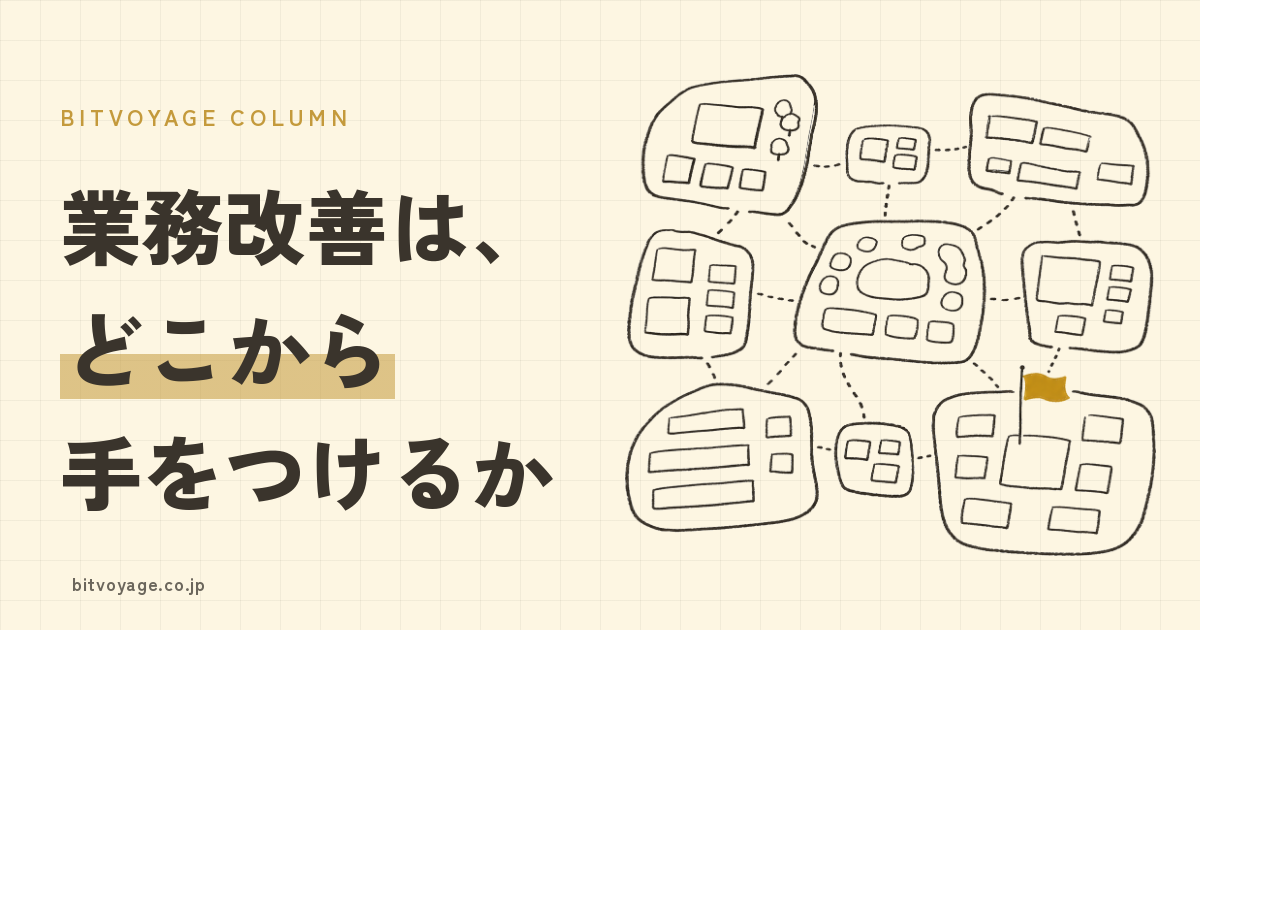
<file: eyecatch/eyecatch.html>
<!doctype html>
<html lang="ja">
<head>
<meta charset="utf-8">
<link rel="preconnect" href="https://fonts.googleapis.com">
<link rel="preconnect" href="https://fonts.gstatic.com" crossorigin>
<link href="https://fonts.googleapis.com/css2?family=Zen+Kaku+Gothic+New:wght@500;700;900&display=swap" rel="stylesheet">
<style>
  :root{
    --paper:#fdf6e2;        /* サイトの --paper-image-frame と一致 */
    --ink:#3a342c;          /* --navy-900 / --ink-900 */
    --ink-500:#6b665c;
    --gold:#c49a3c;         /* --yellow-500 */
  }
  *{margin:0;padding:0;box-sizing:border-box;}
  html,body{background:#fff;}
  .ec{
    width:1200px;height:630px;position:relative;overflow:hidden;
    background-color:var(--paper);
    background-image:
      linear-gradient(rgba(58,52,44,0.06) 1px,transparent 1px),
      linear-gradient(90deg,rgba(58,52,44,0.06) 1px,transparent 1px);
    background-size:40px 40px;
    font-family:"Zen Kaku Gothic New",sans-serif;
    color:var(--ink);
    display:flex;align-items:center;
  }
  /* 左：タイトル（実幅に合わせて可変＝短い見出しほど右の図が大きくなる） */
  .left{flex:0 0 auto;max-width:77%;padding:0 28px 0 60px;}
  .eyebrow{font-weight:700;font-size:22px;letter-spacing:.22em;color:var(--gold);margin-bottom:30px;}
  .title{font-weight:900;font-size:82px;line-height:1.5;letter-spacing:.002em;white-space:nowrap;}
  .title .l2,.title .l3{display:block;white-space:nowrap;}
  /* マーカー帯（半透明マスタード） */
  .mk{
    background:linear-gradient(transparent 56%, rgba(196,154,60,.55) 56%, rgba(196,154,60,.55) 94%, transparent 94%);
    padding:0 .04em;
  }
  /* 右：図（左の残り幅いっぱいに拡大） */
  .right{flex:1 1 auto;min-width:0;height:100%;display:flex;align-items:center;justify-content:center;padding:26px 44px;}
  .right img{max-width:100%;max-height:84%;object-fit:contain;}
  /* 署名 */
  .brand{position:absolute;left:72px;bottom:34px;font-weight:700;font-size:18px;letter-spacing:.04em;color:var(--ink-500);}
</style>
</head>
<body>
  <div class="ec">
    <div class="left">
      <div class="eyebrow">BITVOYAGE COLUMN</div>
      <div class="title" id="title"></div>
    </div>
    <div class="right"><img id="fig" alt=""></div>
    <div class="brand">bitvoyage.co.jp</div>
  </div>
<script>
  const DATA = {
    "what-is-cloud": { l1:"クラウドって、", l2:"<span class='mk'>結局何？</span>", fig:"figures/t-what-is-cloud.png" },
    "data-backup": { l1:"消えたデータは", l2:"<span class='mk'>戻らない</span>", l3:"でも、防げる", fig:"figures/t-data-backup.png" },
    "where-to-start": { l1:"業務改善は、", l2:"<span class='mk'>どこから</span>", l3:"手をつけるか", fig:"figures/t-where-to-start.png" },
    "duplicate-entry": { l1:"同じ情報を、", l2:"<span class='mk'>何度も</span>", l3:"入力していませんか", fig:"figures/t-duplicate-entry.png" },
    "fax-order-entry": { l1:"FAXや電話の注文を、", l2:"<span class='mk'>手で入力</span>", l3:"していませんか", fig:"figures/t-fax-order-entry.png" },
    "customer-info-scattered": { l1:"お客様の情報、", l2:"<span class='mk'>あちこちに</span>", l3:"散らばっていませんか", fig:"figures/t-customer-info-scattered.png" },
    "manual-work-reduction": { l1:"手作業が", l2:"<span class='mk'>減らない</span>", l3:"理由", fig:"figures/t-manual-work-reduction.png" },
    "business-clog-identify": { l1:"忙しいのに", l2:"<span class='mk'>進まない会社</span>", l3:"の共通点", fig:"figures/t-business-clog-identify.png" },
  };
  const slug = new URLSearchParams(location.search).get("slug") || "where-to-start";
  const d = DATA[slug] || DATA["where-to-start"];
  let html = d.l1 + "<span class='l2'>" + d.l2 + "</span>";
  if (d.l3) { html += "<span class='l3'>" + d.l3 + "</span>"; document.querySelector(".ec").classList.add("three"); }
  document.getElementById("title").innerHTML = html;
  document.getElementById("fig").src = d.fig;
</script>
</body>
</html>
</file>
